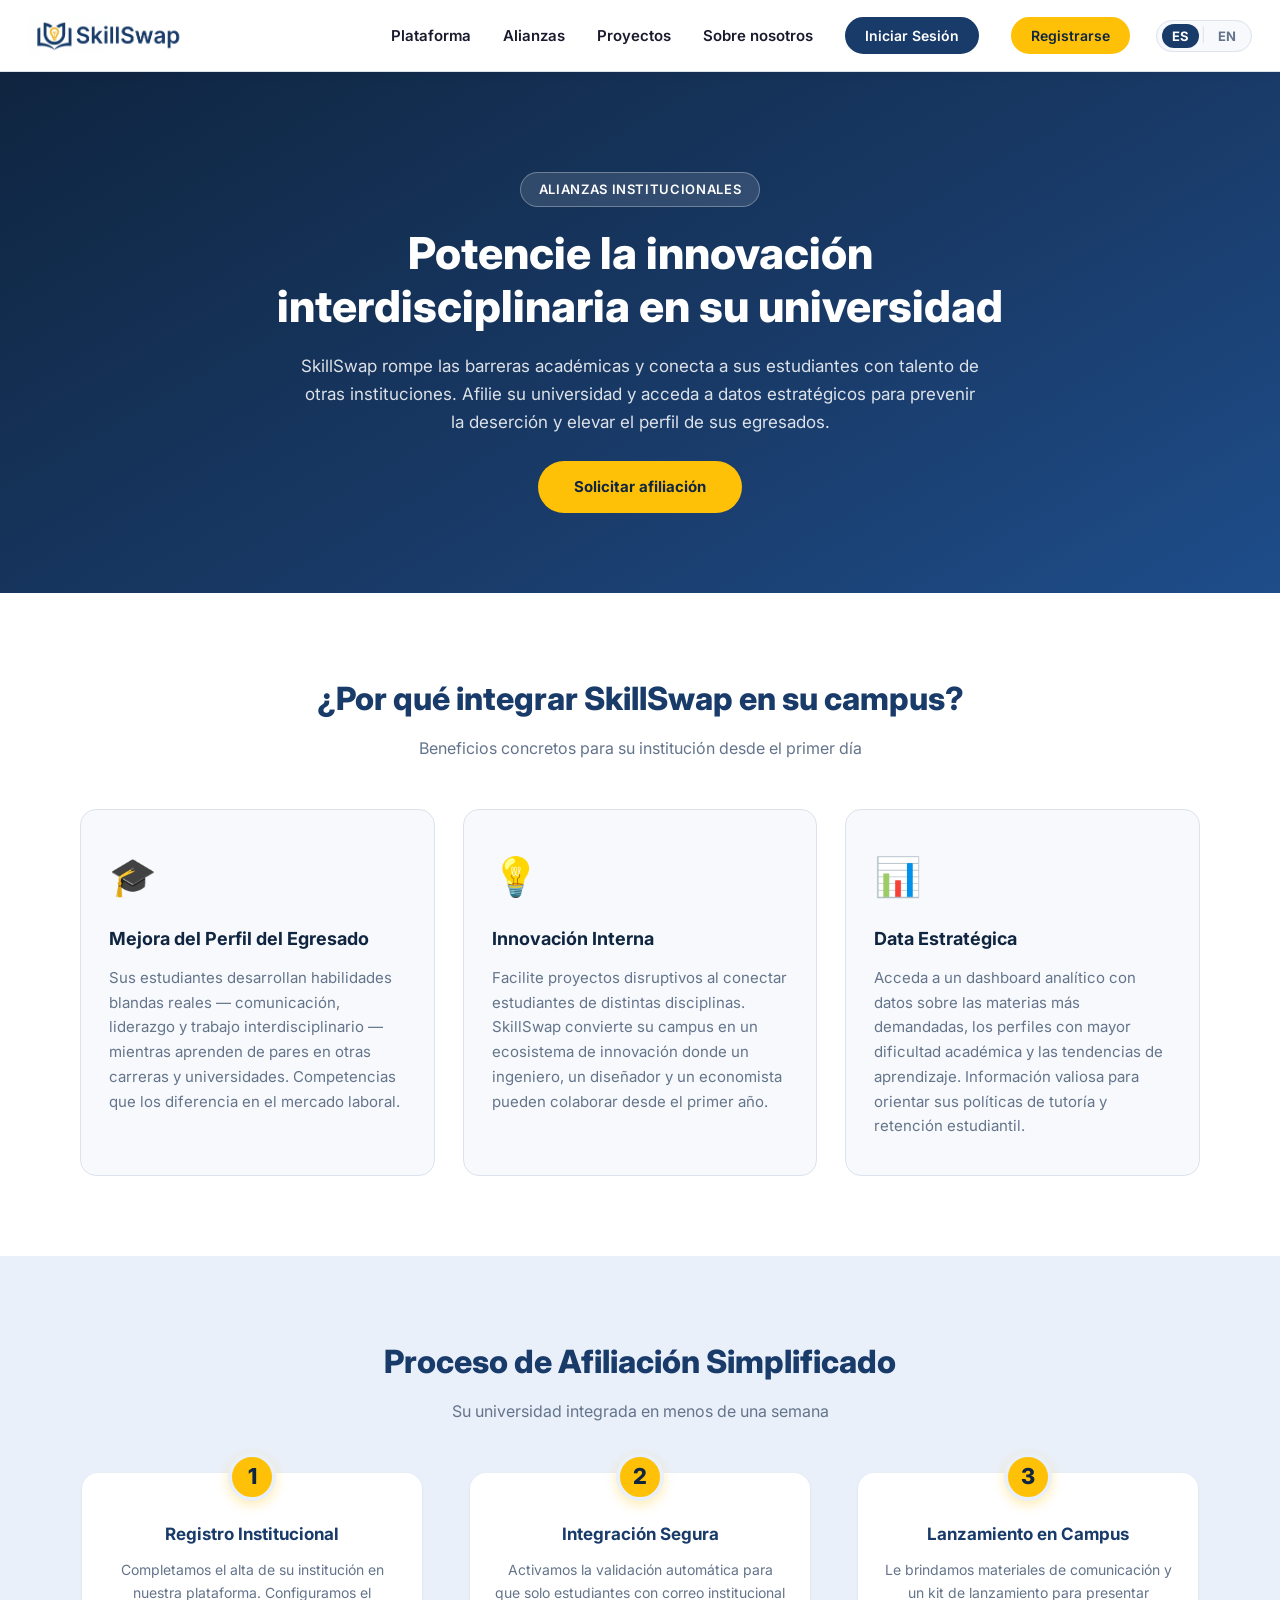
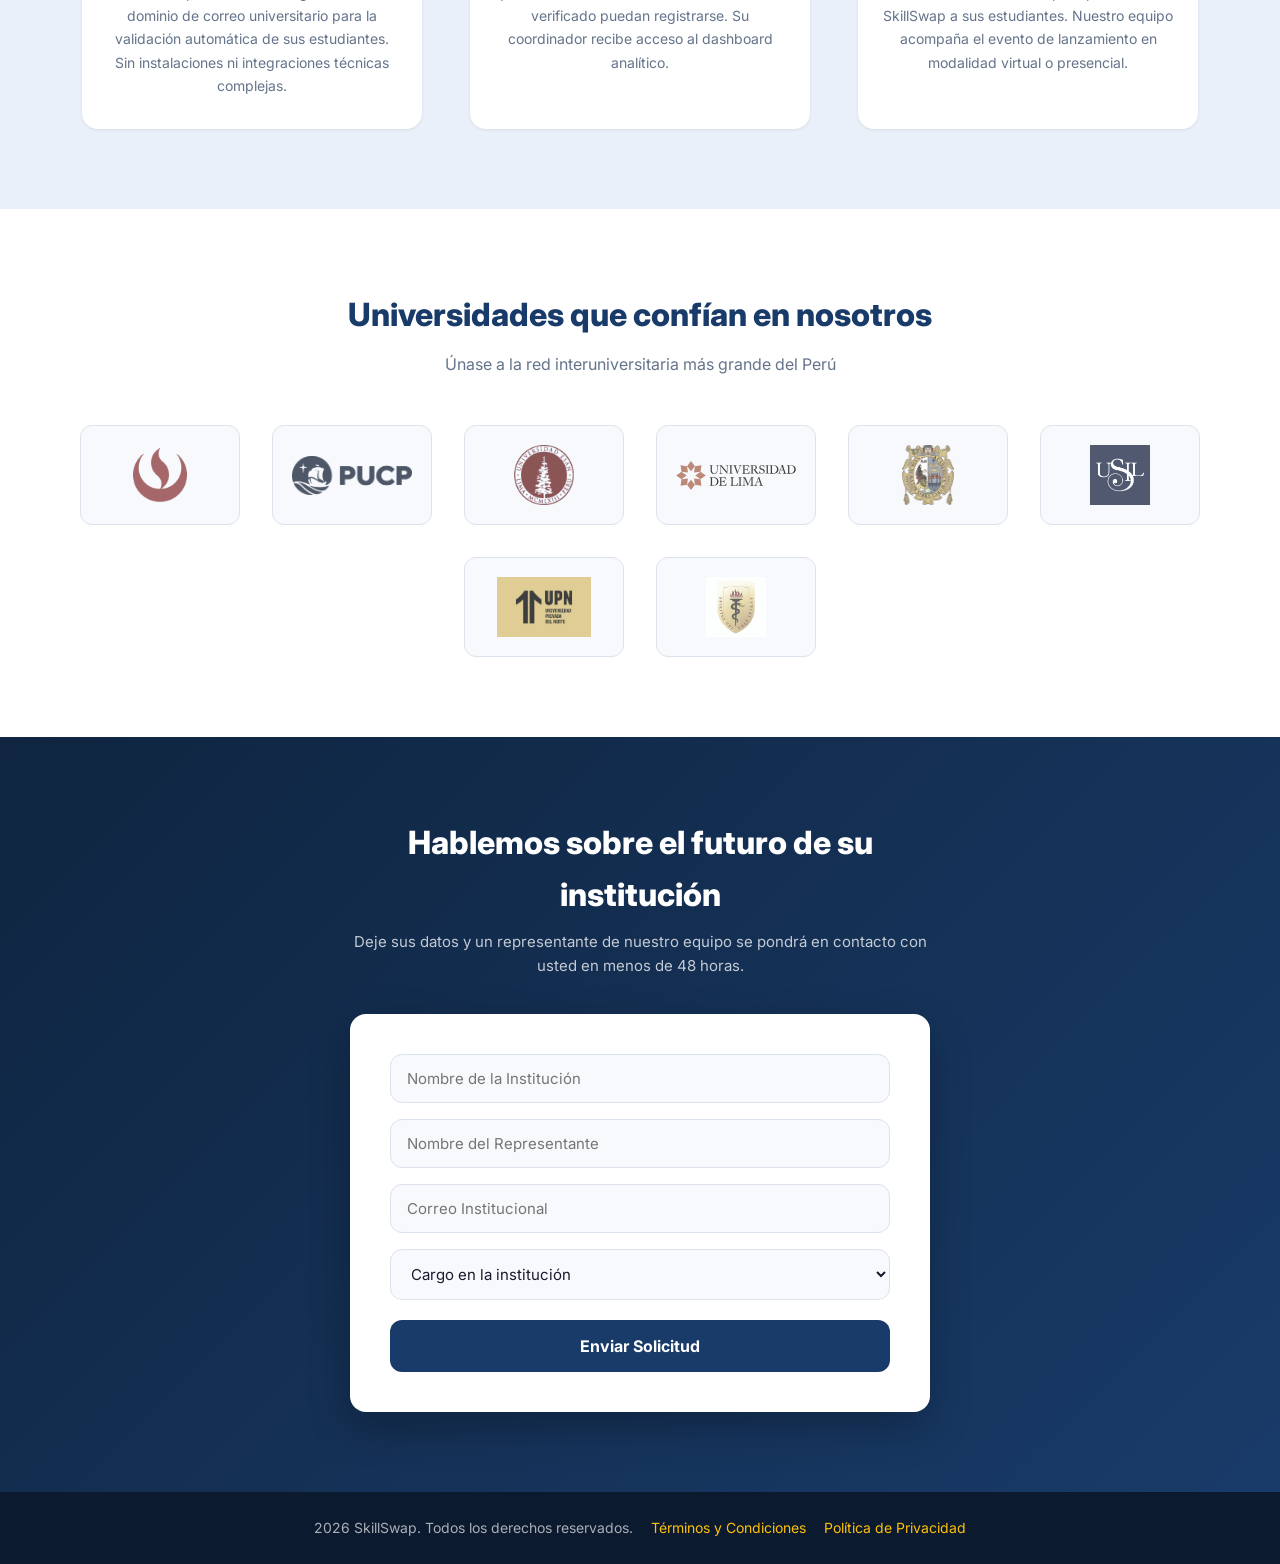
<file: public/sites/partnerships.html>
<!DOCTYPE html>
<html lang="es">
<head>
  <meta charset="UTF-8" />
  <meta name="viewport" content="width=device-width, initial-scale=1.0" />

  <meta name="description" content="Conecta tu universidad a la red interuniversitaria más grande del Perú. Afilia tu institución a SkillSwap y potencia el desarrollo académico de tus estudiantes." />

  <link rel="alternate" hreflang="es" href="alliances.html" />
  <link rel="alternate" hreflang="en" href="alliances.html" />
  <link rel="alternate" hreflang="x-default" href="alliances.html" />

  <link rel="stylesheet" href="../assets/styles/partnerships_stylesheet.css">
  <link rel="icon" href="../favicon.ico" type="image/x-icon" />

  <title>SkillSwap | Alianzas Institucionales</title>
</head>

<body>

<!-- ═══ NAV ═══ -->
<nav class="barra-navegacion">
  <div class="menu-hamburguesa" id="btn-menu">
    <span></span><span></span><span></span>
  </div>

  <div class="logo">
    <a href="../index.html">
      <img src="../assets/images/SkillSwap_logo.png" alt="Logo SkillSwap" />
    </a>
  </div>

  <div class="menu-horizontal">
    <ul class="menu-horizontal-opciones">
      <li><a href="../index.html#seccion-screenshots" data-i18n="nav-plataforma">Plataforma</a></li>
      <li><a href="partnerships.html"  data-i18n="nav-alianzas">Alianzas</a></li>
      <li><a href="proyects.html"   data-i18n="nav-proyectos">Proyectos</a></li>
      <li><a href="aboutUs.html"    data-i18n="nav-sobre-nosotros">Sobre nosotros</a></li>
      <li>
        <a href="https://skillswap-app-web.web.app/login">
          <button class="btn-iniciarsesion" data-i18n="nav-login">Iniciar Sesión</button>
        </a>
      </li>
      <li>
        <a href="https://skillswap-app-web.web.app/register">
          <button class="btn-registrase" data-i18n="nav-register">Registrarse</button>
        </a>
      </li>
      <li class="lang-switcher-item">
        <div class="lang-switcher">
          <button class="lang-btn active" data-lang="es" onclick="applyLanguage('es')">ES</button>
          <span class="lang-divider">|</span>
          <button class="lang-btn" data-lang="en" onclick="applyLanguage('en')">EN</button>
        </div>
      </li>
    </ul>
  </div>
</nav>

<!-- ═══ HERO ═══ -->
<header class="hero-alianzas">
  <div class="hero-content">
    <div class="hero-badge-al" data-i18n="hero-badge">Alianzas Institucionales</div>
    <h1 data-i18n="hero-title">Potencie la innovación interdisciplinaria en su universidad</h1>
    <p data-i18n="hero-desc">SkillSwap rompe las barreras académicas y conecta a sus estudiantes con talento de otras instituciones. Afilie su universidad y acceda a datos estratégicos para prevenir la deserción y elevar el perfil de sus egresados.</p>
    <a href="#contacto-form" class="btn-primary" data-i18n="hero-btn">Solicitar afiliación</a>
  </div>
</header>

<!-- ═══ BENEFICIOS ═══ -->
<section class="beneficios-institucionales">
  <div class="container">
    <h2 data-i18n="ben-title">¿Por qué integrar SkillSwap en su campus?</h2>
    <p class="subtitle" data-i18n="ben-subtitle">Beneficios concretos para su institución desde el primer día</p>

    <div class="grid-beneficios">

      <div class="card-beneficio">
        <div class="icono">🎓</div>
        <h3 data-i18n="ben-1-title">Mejora del Perfil del Egresado</h3>
        <p data-i18n="ben-1-desc">Sus estudiantes desarrollan habilidades blandas reales — comunicación, liderazgo y trabajo interdisciplinario — mientras aprenden de pares en otras carreras y universidades. Competencias que los diferencia en el mercado laboral.</p>
      </div>

      <div class="card-beneficio">
        <div class="icono">💡</div>
        <h3 data-i18n="ben-2-title">Innovación Interna</h3>
        <p data-i18n="ben-2-desc">Facilite proyectos disruptivos al conectar estudiantes de distintas disciplinas. SkillSwap convierte su campus en un ecosistema de innovación donde un ingeniero, un diseñador y un economista pueden colaborar desde el primer año.</p>
      </div>

      <div class="card-beneficio">
        <div class="icono">📊</div>
        <h3 data-i18n="ben-3-title">Data Estratégica</h3>
        <p data-i18n="ben-3-desc">Acceda a un dashboard analítico con datos sobre las materias más demandadas, los perfiles con mayor dificultad académica y las tendencias de aprendizaje. Información valiosa para orientar sus políticas de tutoría y retención estudiantil.</p>
      </div>

    </div>
  </div>
</section>

<!-- ═══ PROCESO ═══ -->
<section class="proceso-afiliacion">
  <div class="container">
    <h2 data-i18n="proc-title">Proceso de Afiliación Simplificado</h2>
    <p class="subtitle" data-i18n="proc-subtitle">Su universidad integrada en menos de una semana</p>

    <div class="pasos-container">

      <div class="paso">
        <span class="numero-paso">1</span>
        <h4 data-i18n="proc-1-title">Registro Institucional</h4>
        <p data-i18n="proc-1-desc">Completamos el alta de su institución en nuestra plataforma. Configuramos el dominio de correo universitario (ej. @upc.edu.pe) para la validación automática de sus estudiantes. Sin instalaciones ni integraciones técnicas complejas.</p>
      </div>

      <div class="paso">
        <span class="numero-paso">2</span>
        <h4 data-i18n="proc-2-title">Integración Segura</h4>
        <p data-i18n="proc-2-desc">Activamos la validación automática para que solo estudiantes con correo institucional verificado puedan registrarse. Su coordinador académico recibe acceso al dashboard analítico y puede configurar los parámetros de seguimiento.</p>
      </div>

      <div class="paso">
        <span class="numero-paso">3</span>
        <h4 data-i18n="proc-3-title">Lanzamiento en Campus</h4>
        <p data-i18n="proc-3-desc">Le brindamos materiales de comunicación y un kit de lanzamiento para presentar SkillSwap a sus estudiantes. Nuestro equipo puede acompañar el evento de lanzamiento en modalidad virtual o presencial.</p>
      </div>

    </div>
  </div>
</section>

<!-- ═══ UNIVERSIDADES AFILIADAS ═══ -->
<section class="universidades-section">
  <div class="container">
    <h2 data-i18n="uni-title">Universidades que confían en nosotros</h2>
    <p class="subtitle" data-i18n="uni-desc">Únase a la red interuniversitaria más grande del Perú</p>

    <div class="logos-grid">
      <div class="logo-item">
        <a href="https://www.upc.edu.pe" target="_blank" rel="noopener">
          <img src="../assets/images/upc_logo.png" alt="UPC — Universidad Peruana de Ciencias Aplicadas" />
        </a>
      </div>
      <div class="logo-item">
        <a href="https://www.pucp.edu.pe" target="_blank" rel="noopener">
          <img src="../assets/images/pucp_logo.png" alt="PUCP — Pontificia Universidad Católica del Perú" />
        </a>
      </div>
      <div class="logo-item">
        <a href="https://www.esan.edu.pe" target="_blank" rel="noopener">
          <img src="../assets/images/esan_logo2.png" alt="ESAN Graduate School of Business" />
        </a>
      </div>
      <div class="logo-item">
        <a href="https://www.ulima.edu.pe" target="_blank" rel="noopener">
          <img src="../assets/images/u_lima_logo.svg" alt="Universidad de Lima" />
        </a>
      </div>
      <div class="logo-item">
        <a href="https://www.unmsm.edu.pe" target="_blank" rel="noopener">
          <img src="../assets/images/unmsm_logo.png" alt="UNMSM — Universidad Nacional Mayor de San Marcos" />
        </a>
      </div>
      <div class="logo-item">
        <a href="https://www.usil.edu.pe" target="_blank" rel="noopener">
          <img src="../assets/images/usil_logo.jpg" alt="USIL — Universidad San Ignacio de Loyola" />
        </a>
      </div>
      <div class="logo-item">
        <a href="https://www.upn.edu.pe" target="_blank" rel="noopener">
          <img src="../assets/images/upn_logo.png" alt="UPN — Universidad Privada del Norte" />
        </a>
      </div>
      <div class="logo-item">
        <a href="https://www.cayetano.edu.pe" target="_blank" rel="noopener">
          <img src="../assets/images/cayetano_logo.jpg" alt="Universidad Peruana Cayetano Heredia" />
        </a>
      </div>
    </div>
  </div>
</section>

<!-- ═══ FORMULARIO DE CONTACTO ═══ -->
<section id="contacto-form" class="contacto-institucional">
  <div class="container-form">
    <h2 data-i18n="contact-title">Hablemos sobre el futuro de su institución</h2>
    <p data-i18n="contact-desc">Deje sus datos y un representante de nuestro equipo se pondrá en contacto con usted en menos de 48 horas.</p>

    <form class="form-alianza" onsubmit="handleSubmit(event)">

      <input type="text"  id="nombre-inst"   data-i18n-placeholder="contact-placeholder-1" placeholder="Nombre de la Institución"   required />
      <input type="text"  id="nombre-rep"    data-i18n-placeholder="contact-placeholder-2" placeholder="Nombre del Representante"    required />
      <input type="email" id="correo-inst"   data-i18n-placeholder="contact-placeholder-3" placeholder="Correo Institucional"         required />

      <select id="cargo" required>
        <option value=""          data-i18n="contact-select-0">Cargo en la institución</option>
        <option value="rectorado" data-i18n="contact-select-1">Rectorado / Dirección</option>
        <option value="coord"     data-i18n="contact-select-2">Coordinador Académico</option>
        <option value="docente"   data-i18n="contact-select-3">Docente</option>
        <option value="otro"      data-i18n="contact-select-4">Otro</option>
      </select>

      <button type="submit" class="btn-submit" data-i18n="contact-btn">Enviar Solicitud</button>
    </form>

    <!-- Mensaje de éxito (oculto por defecto) -->
    <div class="form-success" id="form-success" style="display:none;">
      <div class="form-success-icon">✓</div>
      <p data-i18n="form-success-msg">¡Solicitud enviada! Nos pondremos en contacto contigo pronto.</p>
    </div>

  </div>
</section>

<!-- ═══ FOOTER ═══ -->
<footer>
  <div class="seccion-footer">
    <p>
      <span data-i18n="footer-text">2026 SkillSwap. Todos los derechos reservados.</span>
      <a href="../archivos/TerminosCondiciones.pdf" data-i18n="footer-terms">Términos y Condiciones</a>
      <a href="../archivos/PoliticaPrivacidad.pdf" class="terminos-condiciones" data-i18n="footer-privacy">
            Política de Privacidad
          </a>
    </p>
  </div>
</footer>

<!-- ═══ SCRIPTS ═══ -->
<script>
  const btnMenu = document.getElementById('btn-menu');
  const menu = document.querySelector('.menu-horizontal');
  btnMenu.addEventListener('click', () => { menu.classList.toggle('activo'); });

  function handleSubmit(e) {
    e.preventDefault();
    document.querySelector('.form-alianza').style.display = 'none';
    document.getElementById('form-success').style.display  = 'flex';
  }
</script>

<script>
const translations = {
  es: {
    "page-title":        "SkillSwap | Alianzas Institucionales",
    "meta-description":  "Conecta tu universidad a la red interuniversitaria más grande del Perú. Afilia tu institución a SkillSwap.",

    "nav-alianzas":       "Alianzas",
    "nav-proyectos":      "Proyectos",
    "nav-sobre-nosotros": "Sobre nosotros",
    "nav-login":          "Iniciar Sesión",
    "nav-register":       "Registrarse",

    "hero-badge":  "Alianzas Institucionales",
    "hero-title":  "Potencie la innovación interdisciplinaria en su universidad",
    "hero-desc":   "SkillSwap rompe las barreras académicas y conecta a sus estudiantes con talento de otras instituciones. Afilie su universidad y acceda a datos estratégicos para prevenir la deserción y elevar el perfil de sus egresados.",
    "hero-btn":    "Solicitar afiliación",

    "ben-title":    "¿Por qué integrar SkillSwap en su campus?",
    "ben-subtitle": "Beneficios concretos para su institución desde el primer día",
    "ben-1-title":  "Mejora del Perfil del Egresado",
    "ben-1-desc":   "Sus estudiantes desarrollan habilidades blandas reales — comunicación, liderazgo y trabajo interdisciplinario — mientras aprenden de pares en otras carreras y universidades. Competencias que los diferencia en el mercado laboral.",
    "ben-2-title":  "Innovación Interna",
    "ben-2-desc":   "Facilite proyectos disruptivos al conectar estudiantes de distintas disciplinas. SkillSwap convierte su campus en un ecosistema de innovación donde un ingeniero, un diseñador y un economista pueden colaborar desde el primer año.",
    "ben-3-title":  "Data Estratégica",
    "ben-3-desc":   "Acceda a un dashboard analítico con datos sobre las materias más demandadas, los perfiles con mayor dificultad académica y las tendencias de aprendizaje. Información valiosa para orientar sus políticas de tutoría y retención estudiantil.",

    "proc-title":    "Proceso de Afiliación Simplificado",
    "proc-subtitle": "Su universidad integrada en menos de una semana",
    "proc-1-title":  "Registro Institucional",
    "proc-1-desc":   "Completamos el alta de su institución en nuestra plataforma. Configuramos el dominio de correo universitario para la validación automática de sus estudiantes. Sin instalaciones ni integraciones técnicas complejas.",
    "proc-2-title":  "Integración Segura",
    "proc-2-desc":   "Activamos la validación automática para que solo estudiantes con correo institucional verificado puedan registrarse. Su coordinador recibe acceso al dashboard analítico.",
    "proc-3-title":  "Lanzamiento en Campus",
    "proc-3-desc":   "Le brindamos materiales de comunicación y un kit de lanzamiento para presentar SkillSwap a sus estudiantes. Nuestro equipo acompaña el evento de lanzamiento en modalidad virtual o presencial.",

    "uni-title": "Universidades que confían en nosotros",
    "uni-desc":  "Únase a la red interuniversitaria más grande del Perú",

    "contact-title":         "Hablemos sobre el futuro de su institución",
    "contact-desc":          "Deje sus datos y un representante de nuestro equipo se pondrá en contacto con usted en menos de 48 horas.",
    "contact-placeholder-1": "Nombre de la Institución",
    "contact-placeholder-2": "Nombre del Representante",
    "contact-placeholder-3": "Correo Institucional",
    "contact-select-0":      "Cargo en la institución",
    "contact-select-1":      "Rectorado / Dirección",
    "contact-select-2":      "Coordinador Académico",
    "contact-select-3":      "Docente",
    "contact-select-4":      "Otro",
    "contact-btn":           "Enviar Solicitud",
    "form-success-msg":      "¡Solicitud enviada! Nos pondremos en contacto contigo pronto.",

    "footer-text":  "2026 SkillSwap. Todos los derechos reservados.",
    "footer-terms": "Términos y Condiciones",
    "footer-privacy": "Política de Privacidad",
  },

  en: {
    "page-title":        "SkillSwap | Institutional Partnerships",
    "meta-description":  "Connect your university to Peru's largest inter-university network. Affiliate your institution with SkillSwap.",

    "nav-alianzas":       "Alliances",
    "nav-proyectos":      "Projects",
    "nav-sobre-nosotros": "About us",
    "nav-login":          "Log In",
    "nav-register":       "Sign Up",

    "hero-badge":  "Institutional Partnerships",
    "hero-title":  "Boost interdisciplinary innovation at your university",
    "hero-desc":   "SkillSwap breaks academic barriers and connects your students with talent from other institutions. Affiliate your university and gain strategic data to prevent dropout and elevate your graduates' profile.",
    "hero-btn":    "Request affiliation",

    "ben-title":    "Why integrate SkillSwap into your campus?",
    "ben-subtitle": "Concrete benefits for your institution from day one",
    "ben-1-title":  "Graduate Profile Enhancement",
    "ben-1-desc":   "Your students develop real soft skills — communication, leadership, and interdisciplinary teamwork — while learning from peers in other majors and universities. Competencies that set them apart in the job market.",
    "ben-2-title":  "Internal Innovation",
    "ben-2-desc":   "Facilitate disruptive projects by connecting students from different disciplines. SkillSwap turns your campus into an innovation ecosystem where an engineer, a designer, and an economist can collaborate from day one.",
    "ben-3-title":  "Strategic Data",
    "ben-3-desc":   "Access an analytics dashboard with data on the most in-demand subjects, profiles with the highest academic difficulty, and learning trends. Valuable information to guide your tutoring and student retention policies.",

    "proc-title":    "Simplified Affiliation Process",
    "proc-subtitle": "Your university integrated in less than one week",
    "proc-1-title":  "Institutional Registration",
    "proc-1-desc":   "We register your institution on our platform and configure the university email domain for automatic student validation. No complex technical installations or integrations required.",
    "proc-2-title":  "Secure Integration",
    "proc-2-desc":   "We activate automatic validation so only students with verified institutional email can register. Your academic coordinator gets access to the analytics dashboard.",
    "proc-3-title":  "Campus Launch",
    "proc-3-desc":   "We provide communication materials and a launch kit to present SkillSwap to your students. Our team can accompany the launch event virtually or in person.",

    "uni-title": "Universities that trust us",
    "uni-desc":  "Join Peru's largest inter-university network",

    "contact-title":         "Let's talk about the future of your institution",
    "contact-desc":          "Leave your details and a representative from our team will contact you within 48 hours.",
    "contact-placeholder-1": "Institution Name",
    "contact-placeholder-2": "Representative Name",
    "contact-placeholder-3": "Institutional Email",
    "contact-select-0":      "Position at the institution",
    "contact-select-1":      "Management / Dean's Office",
    "contact-select-2":      "Academic Coordinator",
    "contact-select-3":      "Faculty Member",
    "contact-select-4":      "Other",
    "contact-btn":           "Submit Request",
    "form-success-msg":      "Request submitted! We will be in touch soon.",

    "footer-text":  "2026 SkillSwap. All rights reserved.",
    "footer-terms": "Terms and Conditions",
    "footer-privacy": "Privacy Policy",
  }
};

function applyLanguage(lang) {
  const t = translations[lang];
  if (!t) return;

  document.documentElement.lang = lang;
  document.title = t["page-title"];

  const meta = document.querySelector('meta[name="description"]');
  if (meta) meta.setAttribute("content", t["meta-description"]);

  document.querySelectorAll("[data-i18n]").forEach(el => {
    const key = el.dataset.i18n;
    if (!t[key]) return;
    if (el.tagName === "INPUT") el.placeholder = t[key];
    else if (el.tagName === "OPTION") el.textContent = t[key];
    else el.textContent = t[key];
  });

  /* Placeholders con data-i18n-placeholder */
  document.querySelectorAll("[data-i18n-placeholder]").forEach(el => {
    const key = el.getAttribute("data-i18n-placeholder");
    if (t[key]) el.placeholder = t[key];
  });

  document.querySelectorAll(".lang-btn").forEach(btn =>
    btn.classList.toggle("active", btn.dataset.lang === lang)
  );

  localStorage.setItem("skillswap-lang", lang);
}

(function () {
  applyLanguage(localStorage.getItem("skillswap-lang") || "es");
})();
</script>

</body>
</html>
</file>
<file: public/assets/styles/partnerships_stylesheet.css>
@import url("https://fonts.googleapis.com/css2?family=Inter:ital,opsz,wght@0,14..32,100..900;1,14..32,100..900&display=swap");

/* ═══════════════════════════════════════════════════════════════
   RESET & VARIABLES
═══════════════════════════════════════════════════════════════ */
* {
  margin: 0;
  padding: 0;
  box-sizing: border-box;
  font-family: "Inter", sans-serif;
}

:root {
  /* Colores principales */
  --primary-color:     #193b69;
  --primary-dark:      #0f2540;
  --primary-light:     #1e4d8a;
  --secondary-color:   #FFC107;
  --secondary-dark:    #e6a800;
  --background-color:  #f7f9fc;
  --surface-color:     #ffffff;
  --border-color:      #dce3ec;
  --white-color:       #ffffff;

  /* Colores de texto */
  --text-color:        #1a1a2e;
  --text-muted:        #64748b;
  --button-text-color: #ffffff;

  /* Dimensiones del layout */
  --nav-bar-height:    72px;
  --footer-height:     60px;
  --section-padding:   80px;
  --section-gap:       60px;

  /* Tipografía */
  --h1-font-size:   36px;
  --h2-font-size:   28px;
  --h3-font-size:   20px;
  --base-font-size: 16px;
  --label-font-size:14px;
  --line-height:    1.6;

  /* Bordes y sombras */
  --radius-sm:  6px;
  --radius-md:  12px;
  --radius-lg:  24px;
  --radius-xl:  999px;
  --shadow-sm:  0 1px 3px rgba(0,0,0,0.08);
  --shadow-md:  0 4px 16px rgba(0,0,0,0.10);
  --shadow-lg:  0 8px 32px rgba(0,0,0,0.12);

  /* Transiciones */
  --transition: 0.3s ease;
}

body {
  background-color: var(--background-color);
  color: var(--text-color);
  line-height: 1.6;
  padding-top: var(--nav-bar-height);
}

/* ═══════════════════════════════════════════════════════════════
   NAVEGACIÓN
═══════════════════════════════════════════════════════════════ */
.barra-navegacion {
  display: flex;
  justify-content: space-between;
  align-items: center;
  padding: 0 28px;
  height: var(--nav-bar-height);
  width: 100%;
  position: fixed;
  top: 0;
  left: 0;
  background-color: var(--surface-color);
  border-bottom: 1px solid var(--border-color);
  box-shadow: 0 2px 10px rgba(0,0,0,0.05);
  z-index: 1000;
}

.logo img { width: 160px; display: block; }

.menu-horizontal-opciones {
  list-style: none;
  display: flex;
  align-items: center;
  gap: 4px;
}

.menu-horizontal-opciones li a {
  text-decoration: none;
  color: var(--text-color);
  font-weight: 600;
  font-size: 15px;
  padding: 8px 14px;
  border-radius: var(--radius-sm);
  transition: var(--transition);
}
.menu-horizontal-opciones li a:hover {
  color: var(--primary-color);
  background-color: #f0f5ff;
}

.btn-iniciarsesion, .btn-registrase {
  padding: 8px 18px;
  border-radius: var(--radius-xl);
  font-weight: 600;
  font-size: 14px;
  cursor: pointer;
  border: 2px solid transparent;
  transition: var(--transition);
}
.btn-iniciarsesion { background: var(--primary-color); color: #fff; border-color: var(--primary-color); }
.btn-iniciarsesion:hover { background: var(--primary-dark); transform: translateY(-1px); }
.btn-registrase { background: var(--secondary-color); color: var(--primary-dark); border-color: var(--secondary-color); }
.btn-registrase:hover { background: var(--secondary-dark); transform: translateY(-1px); }

/* Language switcher */
.lang-switcher-item { margin-left: 8px; }
.lang-switcher {
  display: flex;
  align-items: center;
  gap: 2px;
  background-color: var(--background-color);
  border: 1px solid var(--border-color);
  border-radius: var(--radius-xl);
  padding: 3px 5px;
}
.lang-btn {
  border: none;
  background: transparent;
  font-size: 13px;
  font-weight: 700;
  color: var(--text-muted);
  padding: 4px 10px;
  border-radius: var(--radius-xl);
  cursor: pointer;
  transition: background-color var(--transition), color var(--transition);
}
.lang-btn.active  { background-color: var(--primary-color); color: #fff; }
.lang-btn:not(.active):hover { background-color: #e8edf5; color: var(--primary-color); }
.lang-divider { color: var(--border-color); font-size: 14px; user-select: none; }

/* Hamburguesa */
.menu-hamburguesa {
  display: none;
  cursor: pointer;
  flex-direction: column;
  gap: 6px;
  padding: 8px;
}
.menu-hamburguesa span { width: 26px; height: 2.5px; background: var(--primary-color); border-radius: 2px; display: block; }

/* ═══════════════════════════════════════════════════════════════
   HERO
═══════════════════════════════════════════════════════════════ */
.hero-alianzas {
  background: linear-gradient(150deg, var(--primary-dark) 0%, var(--primary-color) 60%, #1e4d8a 100%);
  color: white;
  padding: 100px 20px 80px;
  text-align: center;
}

.hero-content {
  max-width: 800px;
  margin: 0 auto;
  display: flex;
  flex-direction: column;
  align-items: center;
  gap: 20px;
}

/* Badge del hero */
.hero-badge-al {
  display: inline-block;
  background: rgba(255,255,255,0.12);
  backdrop-filter: blur(6px);
  color: #fff;
  border: 1px solid rgba(255,255,255,0.30);
  border-radius: var(--radius-xl);
  font-size: 13px;
  font-weight: 600;
  padding: 6px 18px;
  letter-spacing: 0.05em;
  text-transform: uppercase;
}

.hero-alianzas h1 {
  font-size: clamp(28px, 4vw, 44px);
  font-weight: 800;
  line-height: 1.2;
  margin: 0;
}

.hero-alianzas p {
  font-size: 17px;
  color: rgba(255,255,255,0.85);
  line-height: 1.65;
  max-width: 680px;
}

.btn-primary {
  display: inline-block;
  background-color: var(--secondary-color);
  color: var(--primary-dark);
  padding: 14px 36px;
  border-radius: var(--radius-xl);
  font-weight: 700;
  font-size: 15px;
  text-decoration: none;
  transition: transform var(--transition), box-shadow var(--transition), background-color var(--transition);
  margin-top: 4px;
}
.btn-primary:hover {
  background-color: var(--secondary-dark);
  transform: translateY(-3px);
  box-shadow: 0 10px 20px rgba(255, 193, 7, 0.35);
}

/* ═══════════════════════════════════════════════════════════════
   CONTENEDOR GLOBAL
═══════════════════════════════════════════════════════════════ */
.container {
  max-width: 1200px;
  margin: 0 auto;
  padding: 80px 40px;
  text-align: center;
}

h2 {
  font-size: clamp(22px, 2.5vw, 32px);
  color: var(--primary-color);
  margin-bottom: 12px;
  font-weight: 800;
}

.subtitle {
  color: var(--text-muted);
  margin-bottom: 48px;
  font-size: 16px;
}

/* ═══════════════════════════════════════════════════════════════
   BENEFICIOS
═══════════════════════════════════════════════════════════════ */
.beneficios-institucionales {
  background-color: var(--surface-color);
}

.grid-beneficios {
  display: grid;
  grid-template-columns: repeat(auto-fit, minmax(300px, 1fr));
  gap: 28px;
  text-align: left;
}

.card-beneficio {
  background: var(--background-color);
  padding: 36px 28px;
  border-radius: 16px;
  border: 1px solid var(--border-color);
  transition: transform var(--transition), box-shadow var(--transition), border-color var(--transition);
}
.card-beneficio:hover {
  transform: translateY(-8px);
  box-shadow: var(--shadow-md);
  border-color: var(--primary-light);
}

.card-beneficio .icono {
  font-size: 38px;
  margin-bottom: 18px;
  display: block;
}
.card-beneficio h3 {
  color: var(--primary-dark);
  font-size: 18px;
  margin-bottom: 12px;
  font-weight: 700;
}
.card-beneficio p { color: var(--text-muted); font-size: 15px; line-height: 1.65; }

/* ═══════════════════════════════════════════════════════════════
   PROCESO DE AFILIACIÓN
═══════════════════════════════════════════════════════════════ */
.proceso-afiliacion {
  background-color: #eaf0fa;
}

.pasos-container {
  display: flex;
  justify-content: center;
  flex-wrap: wrap;
  gap: 48px;
}

.paso {
  flex: 1;
  min-width: 260px;
  max-width: 340px;
  background: var(--surface-color);
  padding: 48px 24px 32px;
  border-radius: 16px;
  position: relative;
  box-shadow: var(--shadow-sm);
  text-align: center;
  transition: transform var(--transition), box-shadow var(--transition);
}
.paso:hover { transform: translateY(-6px); box-shadow: var(--shadow-md); }

.numero-paso {
  position: absolute;
  top: -20px;
  left: 50%;
  transform: translateX(-50%);
  width: 48px;
  height: 48px;
  background-color: var(--secondary-color);
  color: var(--primary-dark);
  border-radius: 50%;
  display: flex;
  align-items: center;
  justify-content: center;
  font-size: 22px;
  font-weight: 800;
  border: 4px solid #eaf0fa;
  box-shadow: 0 4px 12px rgba(255,193,7,0.3);
}

.paso h4 { color: var(--primary-color); font-size: 17px; font-weight: 700; margin-bottom: 10px; }
.paso p   { color: var(--text-muted); font-size: 14px; line-height: 1.65; }

/* ═══════════════════════════════════════════════════════════════
   UNIVERSIDADES AFILIADAS
═══════════════════════════════════════════════════════════════ */
.universidades-section {
  background-color: var(--surface-color);
}

.logos-grid {
  display: flex;
  flex-wrap: wrap;
  justify-content: center;
  align-items: center;
  gap: 32px;
  margin-top: 8px;
}

.logo-item a {
  display: flex;
  align-items: center;
  justify-content: center;
  width: 160px;
  height: 100px;
  padding: 16px;
  border-radius: var(--radius-md);
  background: var(--background-color);
  border: 1px solid var(--border-color);
  transition: transform var(--transition), box-shadow var(--transition), border-color var(--transition);
}
.logo-item a:hover {
  transform: translateY(-4px);
  box-shadow: var(--shadow-md);
  border-color: var(--primary-light);
}
.logo-item img {
  max-width: 120px;
  max-height: 60px;
  object-fit: contain;
  filter: grayscale(60%) opacity(0.75);
  transition: filter var(--transition), transform var(--transition);
}
.logo-item a:hover img { filter: grayscale(0%) opacity(1); }

/* ═══════════════════════════════════════════════════════════════
   FORMULARIO DE CONTACTO
═══════════════════════════════════════════════════════════════ */
.contacto-institucional {
  background: linear-gradient(135deg, var(--primary-dark) 0%, var(--primary-color) 100%);
  padding: 80px 20px;
}

.container-form {
  max-width: 580px;
  margin: 0 auto;
  text-align: center;
}
.container-form h2 { color: #fff; margin-bottom: 10px; }
.container-form > p { color: rgba(255,255,255,0.75); margin-bottom: 36px; font-size: 15px; }

.form-alianza {
  background: var(--surface-color);
  padding: 40px;
  border-radius: 16px;
  box-shadow: 0 16px 40px rgba(0,0,0,0.25);
  display: flex;
  flex-direction: column;
  gap: 16px;
  text-align: left;
}

.form-alianza input,
.form-alianza select {
  width: 100%;
  padding: 14px 16px;
  border: 1px solid var(--border-color);
  border-radius: var(--radius-md);
  font-size: 15px;
  color: var(--text-color);
  font-family: "Inter", sans-serif;
  outline: none;
  background-color: var(--background-color);
  transition: border-color var(--transition), box-shadow var(--transition);
}
.form-alianza input:focus,
.form-alianza select:focus {
  border-color: var(--primary-color);
  box-shadow: 0 0 0 3px rgba(25, 59, 105, 0.12);
  background-color: #fff;
}

.btn-submit {
  width: 100%;
  background-color: var(--primary-color);
  color: white;
  border: none;
  padding: 16px;
  border-radius: var(--radius-md);
  font-size: 16px;
  font-weight: 700;
  cursor: pointer;
  transition: background-color var(--transition), transform var(--transition), box-shadow var(--transition);
  margin-top: 4px;
  font-family: "Inter", sans-serif;
}
.btn-submit:hover {
  background-color: var(--primary-dark);
  transform: translateY(-1px);
  box-shadow: 0 6px 18px rgba(25,59,105,0.35);
}

/* Mensaje de éxito */
.form-success {
  display: flex;
  flex-direction: column;
  align-items: center;
  gap: 16px;
  background: var(--surface-color);
  padding: 48px 40px;
  border-radius: 16px;
  box-shadow: 0 16px 40px rgba(0,0,0,0.25);
}
.form-success-icon {
  width: 64px;
  height: 64px;
  border-radius: 50%;
  background-color: #d1fae5;
  color: #065f46;
  font-size: 28px;
  font-weight: 800;
  display: flex;
  align-items: center;
  justify-content: center;
}
.form-success p {
  font-size: 17px;
  font-weight: 600;
  color: var(--primary-color);
  margin: 0;
}

/* ═══════════════════════════════════════════════════════════════
   FOOTER
═══════════════════════════════════════════════════════════════ */
.seccion-footer {
  background-color: #0b1a2e;
  text-align: center;
  padding: 25px;
  font-size: 14px;
}
.seccion-footer p {
  display: flex;
  justify-content: center;
  align-items: center;
  flex-wrap: wrap;
  gap: 6px 18px;
  color: rgba(255,255,255,0.65);
  margin: 0;
}
.seccion-footer a { color: var(--secondary-color); text-decoration: none; }
.seccion-footer a:hover { text-decoration: underline; }

/* ═══════════════════════════════════════════════════════════════
   RESPONSIVE
═══════════════════════════════════════════════════════════════ */
@media screen and (max-width: 1024px) {
  .container { padding: 60px 32px; }
}

@media screen and (max-width: 768px) {
  .menu-hamburguesa { display: flex; z-index: 1100; }

  .menu-horizontal-opciones {
    flex-direction: column;
    align-items: flex-start;
    position: fixed;
    top: var(--nav-bar-height);
    left: -100%;
    width: 270px;
    height: calc(100vh - var(--nav-bar-height));
    background: var(--surface-color);
    padding: 24px 20px;
    transition: left 0.3s ease;
    z-index: 999;
    box-shadow: 4px 0 20px rgba(0,0,0,0.08);
    border-right: 1px solid var(--border-color);
    overflow-y: auto;
  }
  .menu-horizontal.activo .menu-horizontal-opciones { left: 0; }
  .menu-horizontal-opciones li { width: 100%; }
  .menu-horizontal-opciones li a {
    padding: 12px 8px;
    border-bottom: 1px solid var(--border-color);
    border-radius: 0;
  }
  .btn-iniciarsesion, .btn-registrase {
    width: 100%; text-align: center; margin-top: 8px; display: block;
  }
  .lang-switcher-item { margin-left: 0; margin-top: 8px; }

  .hero-alianzas h1 { font-size: 28px; }
  .hero-alianzas { padding: 72px 20px 60px; }

  .container { padding: 48px 20px; }
  .pasos-container { flex-direction: column; align-items: center; }
  .paso { max-width: 100%; }
  .form-alianza { padding: 24px 20px; }
  .logos-grid { gap: 20px; }
  .logo-item a { width: 130px; height: 80px; }
}
</file>
